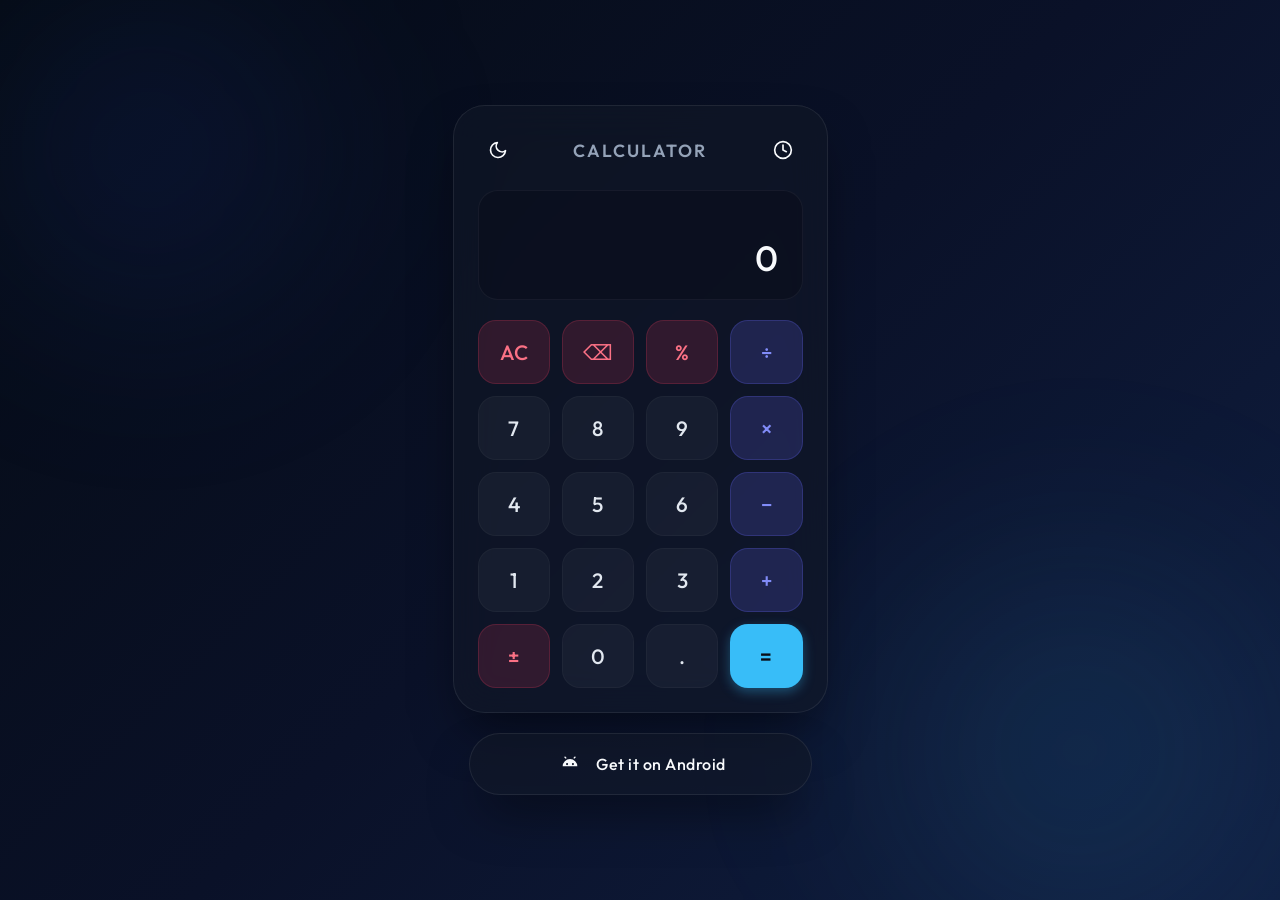
<file: index.html>
<!DOCTYPE html>
<html lang="en" data-theme="dark">
<head>
    <meta charset="UTF-8">
    <meta name="viewport" content="width=device-width, initial-scale=1.0">
    <title>Dev Calculator</title>
    <link rel="icon" type="image/png" href="favicon.png">
    <!-- Modern typography -->
    <link rel="preconnect" href="https://fonts.googleapis.com">
    <link rel="preconnect" href="https://fonts.gstatic.com" crossorigin>
    <link href="https://fonts.googleapis.com/css2?family=Outfit:wght@300;400;500;600;700&display=swap" rel="stylesheet">
    <link rel="stylesheet" href="styles.css">
</head>
<body>
    <div class="background-decorations">
        <div class="circle circle-1"></div>
        <div class="circle circle-2"></div>
    </div>

    <main class="calculator-wrapper">
        <header class="calculator-header">
            <!-- Theme Toggle -->
            <button id="theme-toggle" class="icon-btn" aria-label="Toggle theme">
                <!-- Moon icon (Dark mode indicator) -->
                <svg xmlns="http://www.w3.org/2000/svg" class="icon icon-moon" viewBox="0 0 24 24" fill="none" stroke="currentColor" stroke-width="2" stroke-linecap="round" stroke-linejoin="round">
                    <path d="M21 12.79A9 9 0 1 1 11.21 3 7 7 0 0 0 21 12.79z"></path>
                </svg>
                <!-- Sun icon (Light mode indicator) -->
                <svg xmlns="http://www.w3.org/2000/svg" class="icon icon-sun" viewBox="0 0 24 24" fill="none" stroke="currentColor" stroke-width="2" stroke-linecap="round" stroke-linejoin="round">
                    <circle cx="12" cy="12" r="5"></circle>
                    <line x1="12" y1="1" x2="12" y2="3"></line>
                    <line x1="12" y1="21" x2="12" y2="23"></line>
                    <line x1="4.22" y1="4.22" x2="5.64" y2="5.64"></line>
                    <line x1="18.36" y1="18.36" x2="19.78" y2="19.78"></line>
                    <line x1="1" y1="12" x2="3" y2="12"></line>
                    <line x1="21" y1="12" x2="23" y2="12"></line>
                    <line x1="4.22" y1="19.78" x2="5.64" y2="18.36"></line>
                    <line x1="18.36" y1="5.64" x2="19.78" y2="4.22"></line>
                </svg>
            </button>
            <h1 class="app-title">Calculator</h1>
            <!-- History Toggle -->
            <button id="history-toggle" class="icon-btn" aria-label="Open History">
                <svg xmlns="http://www.w3.org/2000/svg" class="icon" viewBox="0 0 24 24" fill="none" stroke="currentColor" stroke-width="2" stroke-linecap="round" stroke-linejoin="round">
                    <circle cx="12" cy="12" r="10"></circle>
                    <polyline points="12 6 12 12 16 14"></polyline>
                </svg>
            </button>
        </header>

        <!-- Display Screen -->
        <section class="calculator-screen">
            <div id="expression-display" class="expression-preview"></div>
            <div id="current-display" class="current-input">0</div>
        </section>

        <!-- Keyboard Keypad -->
        <section class="calculator-grid">
            <button class="btn btn-action" data-action="clear" id="btn-clear">AC</button>
            <button class="btn btn-action" data-action="backspace" id="btn-backspace" aria-label="Backspace">⌫</button>
            <button class="btn btn-action" data-action="percent" id="btn-percent">%</button>
            <button class="btn btn-operator" data-operator="divide" id="btn-divide">÷</button>

            <button class="btn btn-number" id="btn-7">7</button>
            <button class="btn btn-number" id="btn-8">8</button>
            <button class="btn btn-number" id="btn-9">9</button>
            <button class="btn btn-operator" data-operator="multiply" id="btn-multiply">×</button>

            <button class="btn btn-number" id="btn-4">4</button>
            <button class="btn btn-number" id="btn-5">5</button>
            <button class="btn btn-number" id="btn-6">6</button>
            <button class="btn btn-operator" data-operator="subtract" id="btn-subtract">−</button>

            <button class="btn btn-number" id="btn-1">1</button>
            <button class="btn btn-number" id="btn-2">2</button>
            <button class="btn btn-number" id="btn-3">3</button>
            <button class="btn btn-operator" data-operator="add" id="btn-add">+</button>

            <button class="btn btn-action" data-action="negate" id="btn-negate">±</button>
            <button class="btn btn-number" id="btn-0">0</button>
            <button class="btn btn-number" data-action="decimal" id="btn-decimal">.</button>
            <button class="btn btn-equals" id="btn-equals">=</button>
        </section>

        <!-- Slide-out History Drawer -->
        <aside id="history-drawer" class="history-drawer">
            <div class="history-header">
                <h2>History</h2>
                <div class="history-actions">
                    <button id="clear-history" class="text-btn">Clear All</button>
                    <button id="close-history" class="icon-btn" aria-label="Close history">
                        <svg xmlns="http://www.w3.org/2000/svg" class="icon" viewBox="0 0 24 24" fill="none" stroke="currentColor" stroke-width="2" stroke-linecap="round" stroke-linejoin="round">
                            <line x1="18" y1="6" x2="6" y2="18"></line>
                            <line x1="6" y1="6" x2="18" y2="18"></line>
                        </svg>
                    </button>
                </div>
            </div>
            <div id="history-list" class="history-list">
                <div class="empty-history-msg">No history yet</div>
            </div>
        </aside>
    </main>

    <!-- Download App Call-to-Action -->
    <div class="download-container">
        <a href="https://neo-files-transfer.pages.dev/download/276e6574e50d" target="_blank" rel="noopener noreferrer" class="download-btn" aria-label="Download Android App">
            <svg xmlns="http://www.w3.org/2000/svg" class="android-icon" viewBox="0 0 24 24" fill="currentColor">
                <path d="M12 6a5.5 5.5 0 0 0-5.5 5.5h11A5.5 5.5 0 0 0 12 6zm-2.2 3a.8.8 0 1 1 0 1.6.8.8 0 0 1 0-1.6zm4.4 0a.8.8 0 1 1 0 1.6.8.8 0 0 1 0-1.6zm-5.7-4.8a.5.5 0 0 0-.7.7l1 1 .7-.7-1-1zm7 0l-1 1 .7.7 1-1a.5.5 0 0 0-.7-.7z"/>
            </svg>
            <span>Get it on Android</span>
        </a>
    </div>

    <script src="app.js"></script>
</body>
</html>
</file>
<file: styles.css>
/* CSS Reset & Variable Definitions */
:root {
    /* Fonts */
    --font-primary: 'Outfit', sans-serif;

    /* Common Transitions */
    --transition-speed: 0.3s;
    --transition-bounce: cubic-bezier(0.175, 0.885, 0.32, 1.275);
}

/* Dark Theme Variables (Default) */
[data-theme="dark"] {
    --bg-gradient: linear-gradient(135deg, #050b14 0%, #0a1128 50%, #101f42 100%);
    --calc-bg: rgba(17, 24, 39, 0.6);
    --calc-border: rgba(255, 255, 255, 0.08);
    --calc-shadow: 0 25px 50px -12px rgba(0, 0, 0, 0.5);
    
    --screen-bg: rgba(10, 15, 30, 0.7);
    --screen-border: rgba(255, 255, 255, 0.05);
    
    --text-main: #f8fafc;
    --text-muted: #94a3b8;
    
    --btn-num-bg: rgba(255, 255, 255, 0.04);
    --btn-num-border: rgba(255, 255, 255, 0.03);
    --btn-num-text: #e2e8f0;
    --btn-num-hover: rgba(255, 255, 255, 0.09);
    
    --btn-action-bg: rgba(244, 63, 94, 0.15);
    --btn-action-border: rgba(244, 63, 94, 0.2);
    --btn-action-text: #fb7185;
    --btn-action-hover: rgba(244, 63, 94, 0.25);
    
    --btn-op-bg: rgba(99, 102, 241, 0.2);
    --btn-op-border: rgba(99, 102, 241, 0.25);
    --btn-op-text: #818cf8;
    --btn-op-hover: rgba(99, 102, 241, 0.35);
    
    --btn-eq-bg: #38bdf8;
    --btn-eq-text: #090d16;
    --btn-eq-shadow: 0 4px 12px rgba(56, 189, 248, 0.35);
    --btn-eq-hover: #0ea5e9;
    --btn-eq-shadow-hover: 0 6px 20px rgba(56, 189, 248, 0.5);
    
    --header-icon-hover: rgba(255, 255, 255, 0.08);
    --circle-1-bg: radial-gradient(circle, rgba(30, 64, 175, 0.18) 0%, rgba(0, 0, 0, 0) 70%);
    --circle-2-bg: radial-gradient(circle, rgba(56, 189, 248, 0.12) 0%, rgba(0, 0, 0, 0) 70%);
    
    --history-drawer-bg: rgba(15, 23, 42, 0.95);
    --history-item-hover: rgba(255, 255, 255, 0.03);
}

/* Light Theme Variables */
[data-theme="light"] {
    --bg-gradient: linear-gradient(135deg, #eef2f6 0%, #e0e7ff 50%, #fae8ff 100%);
    --calc-bg: rgba(255, 255, 255, 0.65);
    --calc-border: rgba(255, 255, 255, 0.6);
    --calc-shadow: 0 25px 50px -12px rgba(99, 102, 241, 0.15);
    
    --screen-bg: rgba(255, 255, 255, 0.7);
    --screen-border: rgba(255, 255, 255, 0.5);
    
    --text-main: #1e293b;
    --text-muted: #64748b;
    
    --btn-num-bg: rgba(255, 255, 255, 0.7);
    --btn-num-border: rgba(255, 255, 255, 0.8);
    --btn-num-text: #334155;
    --btn-num-hover: rgba(255, 255, 255, 0.95);
    
    --btn-action-bg: rgba(225, 29, 72, 0.08);
    --btn-action-border: rgba(225, 29, 72, 0.15);
    --btn-action-text: #e11d48;
    --btn-action-hover: rgba(225, 29, 72, 0.15);
    
    --btn-op-bg: rgba(79, 70, 229, 0.08);
    --btn-op-border: rgba(79, 70, 229, 0.15);
    --btn-op-text: #4f46e5;
    --btn-op-hover: rgba(79, 70, 229, 0.15);
    
    --btn-eq-bg: #bae6fd;
    --btn-eq-text: #0369a1;
    --btn-eq-shadow: 0 4px 12px rgba(14, 165, 233, 0.15);
    --btn-eq-hover: #7dd3fc;
    --btn-eq-shadow-hover: 0 6px 20px rgba(14, 165, 233, 0.25);
    
    --header-icon-hover: rgba(0, 0, 0, 0.05);
    --circle-1-bg: radial-gradient(circle, rgba(99, 102, 241, 0.2) 0%, rgba(0, 0, 0, 0) 70%);
    --circle-2-bg: radial-gradient(circle, rgba(168, 85, 247, 0.15) 0%, rgba(0, 0, 0, 0) 70%);
    
    --history-drawer-bg: rgba(255, 255, 255, 0.97);
    --history-item-hover: rgba(0, 0, 0, 0.02);
}

/* Base Styles */
* {
    box-sizing: border-box;
    margin: 0;
    padding: 0;
    -webkit-tap-highlight-color: transparent;
}

/* Remove default blue outline on click/tap, but keep accessible styles for keyboard navigation */
button:focus, a:focus, .btn:focus {
    outline: none;
}

button:focus-visible, a:focus-visible, .btn:focus-visible {
    outline: 2px solid var(--btn-op-border);
    outline-offset: 2px;
}

body {
    font-family: var(--font-primary);
    background: var(--bg-gradient);
    min-height: 100vh;
    display: flex;
    flex-direction: column;
    justify-content: center;
    align-items: center;
    gap: 20px;
    padding: 20px 0;
    overflow-y: auto;
    overflow-x: hidden;
    position: relative;
    transition: background var(--transition-speed) ease;
}

/* Background Blur Circles */
.background-decorations {
    position: fixed;
    width: 100vw;
    height: 100vh;
    top: 0;
    left: 0;
    z-index: 0;
    pointer-events: none;
}

.circle {
    position: absolute;
    border-radius: 50%;
    filter: blur(80px);
    transition: background var(--transition-speed) ease;
}

.circle-1 {
    width: 500px;
    height: 500px;
    top: -100px;
    left: -100px;
    background: var(--circle-1-bg);
}

.circle-2 {
    width: 600px;
    height: 600px;
    bottom: -150px;
    right: -100px;
    background: var(--circle-2-bg);
}

/* Calculator Wrapper */
.calculator-wrapper {
    position: relative;
    width: 100%;
    max-width: 375px;
    background: var(--calc-bg);
    border: 1px solid var(--calc-border);
    border-radius: 32px;
    padding: 24px;
    box-shadow: var(--calc-shadow);
    backdrop-filter: blur(20px);
    -webkit-backdrop-filter: blur(20px);
    z-index: 10;
    overflow: hidden;
    display: flex;
    flex-direction: column;
    gap: 20px;
    transition: background var(--transition-speed) ease,
                border-color var(--transition-speed) ease,
                box-shadow var(--transition-speed) ease;
}

/* Calculator Header */
.calculator-header {
    display: flex;
    justify-content: space-between;
    align-items: center;
}

.app-title {
    font-size: 1.1rem;
    font-weight: 600;
    text-transform: uppercase;
    letter-spacing: 2px;
    color: var(--text-muted);
}

.icon-btn {
    background: transparent;
    border: none;
    cursor: pointer;
    width: 40px;
    height: 40px;
    border-radius: 50%;
    display: flex;
    justify-content: center;
    align-items: center;
    color: var(--text-main);
    transition: background-color var(--transition-speed) ease,
                transform var(--transition-speed) var(--transition-bounce);
    outline: none;
}

.icon-btn:hover {
    background-color: var(--header-icon-hover);
    transform: scale(1.1);
}

.icon-btn:active {
    transform: scale(0.9);
}

.icon {
    width: 20px;
    height: 20px;
    stroke-width: 2;
    transition: transform var(--transition-speed) ease;
}

/* Render correct theme icons */
[data-theme="dark"] .icon-sun {
    display: none;
}

[data-theme="light"] .icon-moon {
    display: none;
}

/* Calculator Screen/Display */
.calculator-screen {
    background: var(--screen-bg);
    border: 1px solid var(--screen-border);
    border-radius: 20px;
    padding: 20px 24px;
    display: flex;
    flex-direction: column;
    justify-content: flex-end;
    align-items: flex-end;
    min-height: 110px;
    gap: 6px;
    overflow: hidden;
    word-break: break-all;
    transition: background-color var(--transition-speed) ease,
                border-color var(--transition-speed) ease;
}

.expression-preview {
    font-size: 0.95rem;
    color: var(--text-muted);
    min-height: 1.2rem;
    font-weight: 400;
    text-align: right;
    width: 100%;
    opacity: 0.8;
}

.current-input {
    font-size: 2.2rem;
    font-weight: 500;
    color: var(--text-main);
    width: 100%;
    text-align: right;
    line-height: 1.2;
    white-space: normal;
    word-break: break-all;
    word-wrap: break-word;
    max-height: 80px;
    overflow-y: auto;
}

/* Keyboard / Buttons Grid */
.calculator-grid {
    display: grid;
    grid-template-columns: repeat(4, 1fr);
    gap: 12px;
}

/* Button Styling */
.btn {
    border-radius: 18px;
    font-family: var(--font-primary);
    font-size: 1.3rem;
    font-weight: 500;
    height: 64px;
    display: flex;
    justify-content: center;
    align-items: center;
    cursor: pointer;
    transition: all var(--transition-speed) var(--transition-bounce);
    user-select: none;
    outline: none;
}

.btn:active {
    transform: scale(0.92);
}

/* Number Button Styles */
.btn-number {
    background: var(--btn-num-bg);
    border: 1px solid var(--btn-num-border);
    color: var(--btn-num-text);
}

.btn-number:hover {
    background: var(--btn-num-hover);
    box-shadow: 0 4px 12px rgba(0, 0, 0, 0.05);
}

/* Operator Button Styles */
.btn-operator {
    background: var(--btn-op-bg);
    border: 1px solid var(--btn-op-border);
    color: var(--btn-op-text);
}

.btn-operator:hover {
    background: var(--btn-op-hover);
}

/* Action Button Styles (AC, Backspace, %, ±) */
.btn-action {
    background: var(--btn-action-bg);
    border: 1px solid var(--btn-action-border);
    color: var(--btn-action-text);
}

.btn-action:hover {
    background: var(--btn-action-hover);
}

/* Equals Button Styles */
.btn-equals {
    background: var(--btn-eq-bg);
    border: none;
    color: var(--btn-eq-text);
    box-shadow: var(--btn-eq-shadow);
    grid-column: span 1; /* Keep it normal size or change if desired */
    font-weight: 600;
}

.btn-equals:hover {
    background: var(--btn-eq-hover);
}

.btn-equals:active {
    transform: scale(0.94);
}

/* Slide-out History Drawer */
.history-drawer {
    position: absolute;
    top: 0;
    right: -100%;
    width: 100%;
    height: 100%;
    background: var(--history-drawer-bg);
    backdrop-filter: blur(20px);
    -webkit-backdrop-filter: blur(20px);
    z-index: 100;
    transition: right 0.4s cubic-bezier(0.77, 0, 0.175, 1);
    display: flex;
    flex-direction: column;
    padding: 24px;
}

.history-drawer.active {
    right: 0;
}

.history-header {
    display: flex;
    justify-content: space-between;
    align-items: center;
    margin-bottom: 20px;
    border-bottom: 1px solid var(--calc-border);
    padding-bottom: 12px;
}

.history-header h2 {
    font-size: 1.3rem;
    font-weight: 600;
    color: var(--text-main);
}

.history-actions {
    display: flex;
    align-items: center;
    gap: 12px;
}

.text-btn {
    background: transparent;
    border: none;
    color: var(--btn-action-text);
    font-family: var(--font-primary);
    font-size: 0.9rem;
    font-weight: 500;
    cursor: pointer;
    padding: 6px 12px;
    border-radius: 8px;
    transition: background-color var(--transition-speed) ease;
}

.text-btn:hover {
    background-color: var(--btn-action-bg);
}

.history-list {
    flex-grow: 1;
    overflow-y: auto;
    display: flex;
    flex-direction: column;
    gap: 12px;
    scrollbar-width: thin;
    scrollbar-color: var(--calc-border) transparent;
}

.history-list::-webkit-scrollbar {
    width: 6px;
}

.history-list::-webkit-scrollbar-thumb {
    background: var(--calc-border);
    border-radius: 3px;
}

.empty-history-msg {
    color: var(--text-muted);
    font-size: 1rem;
    text-align: center;
    margin-top: 40px;
    font-weight: 400;
}

/* History Item Styling */
.history-item {
    background: rgba(255, 255, 255, 0.02);
    border: 1px solid var(--calc-border);
    border-radius: 12px;
    padding: 12px;
    display: flex;
    flex-direction: column;
    align-items: flex-end;
    gap: 4px;
    cursor: pointer;
    transition: all var(--transition-speed) ease;
}

.history-item:hover {
    background: var(--history-item-hover);
    transform: translateY(-2px);
    border-color: var(--btn-op-border);
}

.history-item-expr {
    font-size: 0.85rem;
    color: var(--text-muted);
}

.history-item-result {
    font-size: 1.15rem;
    font-weight: 600;
    color: var(--text-main);
}

/* Small screen optimization */
@media (max-height: 600px) {
    .calculator-wrapper {
        border-radius: 0;
        height: 100vh;
        max-height: 100%;
        max-width: 100vw;
        padding: 16px;
        gap: 12px;
    }
    
    body {
        align-items: stretch;
    }
    
    .btn {
        height: 52px;
        border-radius: 14px;
    }
}

/* Mobile screen width optimization */
@media (max-width: 400px) {
    .calculator-wrapper {
        width: calc(100% - 32px); /* 16px margin on left & right */
        padding: 16px;
        gap: 16px;
        border-radius: 24px;
    }
    
    .btn {
        height: 56px;
        font-size: 1.15rem;
        border-radius: 14px;
    }
    
    .current-input {
        font-size: 1.8rem;
    }
}

/* Download Android App Button Styles */
.download-container {
    display: flex;
    justify-content: center;
    align-items: center;
    z-index: 10;
    width: 100%;
    max-width: 375px;
    padding: 0 16px;
}

.download-btn {
    display: inline-flex;
    align-items: center;
    justify-content: center;
    background: var(--calc-bg);
    border: 1px solid var(--calc-border);
    border-radius: 50px;
    padding: 14px 28px;
    text-decoration: none;
    color: var(--text-main);
    font-family: var(--font-primary);
    font-size: 1rem;
    font-weight: 500;
    letter-spacing: 0.5px;
    box-shadow: var(--calc-shadow);
    transition: all var(--transition-speed) var(--transition-bounce);
    cursor: pointer;
    width: 100%;
}

.download-btn:hover {
    transform: scale(1.04);
    background: var(--btn-num-hover);
    border-color: var(--btn-op-border);
    box-shadow: 0 10px 25px rgba(99, 102, 241, 0.2);
    color: var(--btn-op-text);
}

.download-btn:active {
    transform: scale(0.96);
}

.android-icon {
    width: 32px;
    height: 32px;
    margin-right: 10px;
    position: relative;
    top: 3px;
    transition: transform var(--transition-speed) ease;
}

.download-btn:hover .android-icon {
    transform: rotate(-10deg) scale(1.1);
}

/* Mobile responsive margin */
@media (max-width: 400px) {
    .download-container {
        width: calc(100% - 32px);
        padding: 0;
    }
    
    .download-btn {
        padding: 12px 24px;
        font-size: 0.95rem;
    }
}
</file>
